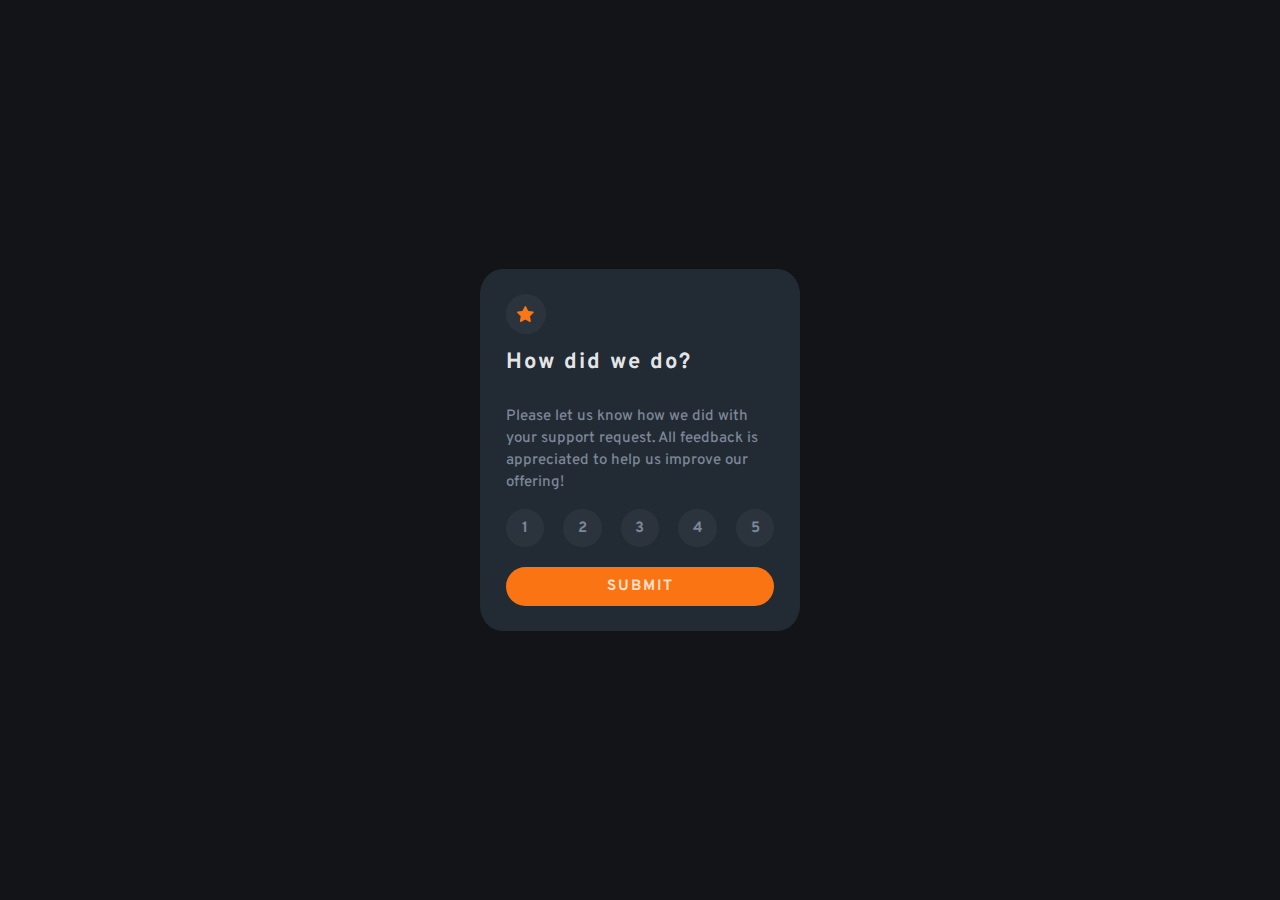
<file: interactive-rating-component-main/index.html>
<!DOCTYPE html>
<html lang="en">
  <head>
    <meta charset="UTF-8" />
    <meta name="viewport" content="width=device-width, initial-scale=1.0" />
    <!-- displays site properly based on user's device -->

    <link
      rel="icon"
      type="image/png"
      sizes="32x32"
      href="./images/favicon-32x32.png"
    />

    <title>Frontend Mentor | Interactive rating component</title>

    <!-- fonts -->
    <link rel="preconnect" href="https://fonts.googleapis.com" />
    <link rel="preconnect" href="https://fonts.gstatic.com" crossorigin />
    <link
      href="https://fonts.googleapis.com/css2?family=Overpass:wght@400;700&display=swap"
      rel="stylesheet"
    />
    <link
      rel="stylesheet"
      type="text/css"
      media="screen and (max-width:600px)"
      href="styleMobile.css"
    />
    <link
      rel="stylesheet"
      type="text/css"
      media="screen and (min-width:601px)"
      href="styleDesktop.css"
    />
    <script defer src="script.js"></script>
  </head>
  <body>
    <div class="box">
      <div class="content">
        <div class="ratingState">
          <div class="starIconDiv">
            <img id="star" src="images\icon-star.svg" />
          </div>

          <h1>How did we do?</h1>
          <p>
            Please let us know how we did with your support request. All
            feedback is appreciated to help us improve our offering!
          </p>

          <div class="rating">
            <div class="ratings" id="rating1">1</div>
            <div class="ratings" id="rating2">2</div>
            <div class="ratings" id="rating3">3</div>
            <div class="ratings" id="rating4">4</div>
            <div class="ratings" id="rating5">5</div>
          </div>
          <button>SUBMIT</button>
        </div>
        <div class="thankYouState">
          <div id="ratedImg">
            <img src="images\illustration-thank-you.svg" />
          </div>
          <div class="finalSelection">
            <p id="finalSelection">
              You selected
              <!-- Add rating here -->
              out of 5
            </p>
          </div>
          <h2>Thank You!</h2>
          <p class="center">
            We appreciate you taking the time to give a rating. If you ever need
            more support, don’t hesitate to get in touch!
          </p>
        </div>
      </div>
    </div>
  </body>
</html>
</file>
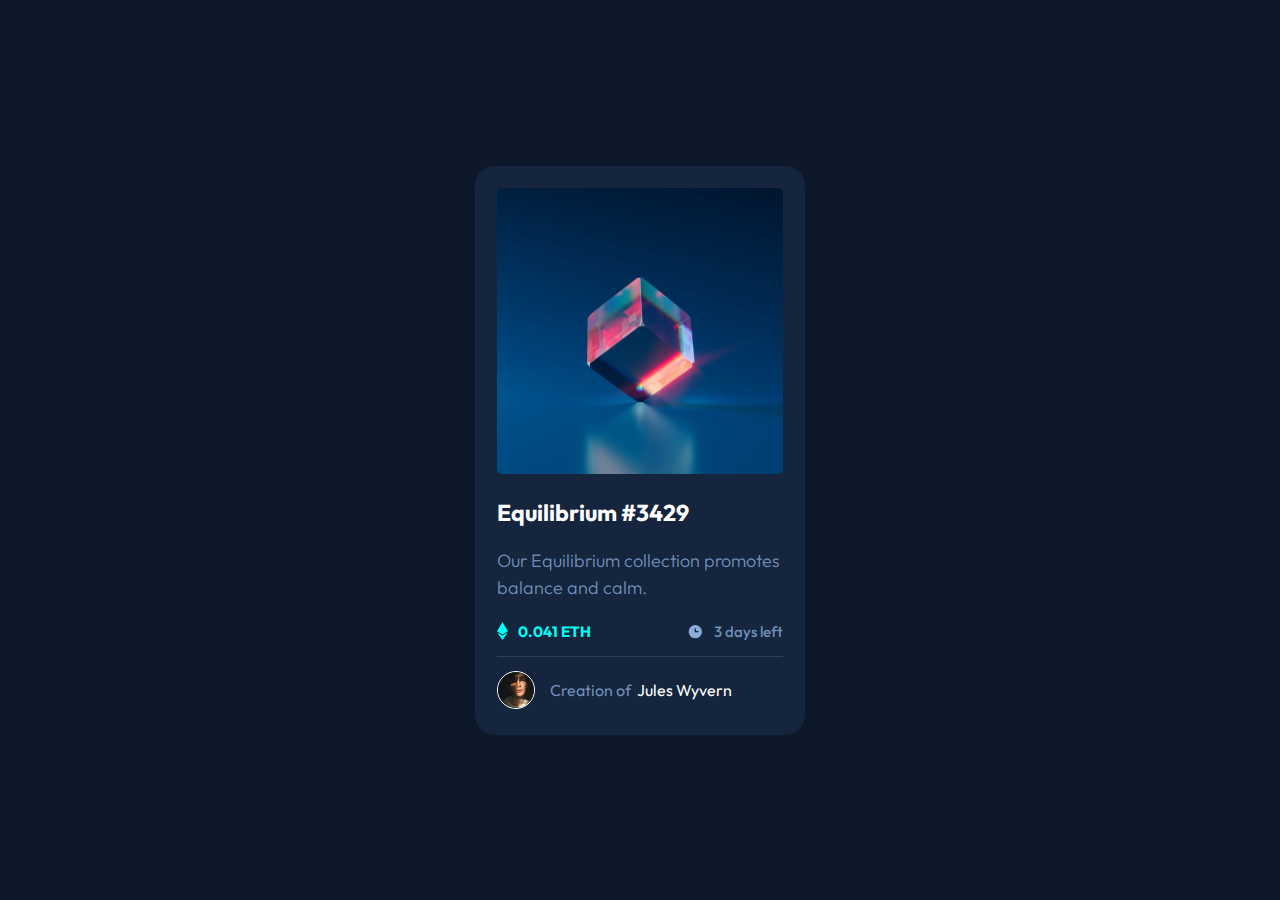
<file: nft-preview-card-component-main/index.html>
<!DOCTYPE html>
<html lang="en">
  <head>
    <meta charset="UTF-8" />
    <meta name="viewport" content="width=device-width, initial-scale=1.0" />
    <!-- displays site properly based on user's device -->

    <link 
      rel="icon"
      type="image/png"
      sizes="32x32"
      href="./images/favicon-32x32.png"
    />
    <link rel="preconnect" href="https://fonts.googleapis.com" />
    <link rel="preconnect" href="https://fonts.gstatic.com" crossorigin />
    <link
      href="https://fonts.googleapis.com/css2?family=Outfit:wght@300;400;600&display=swap"
      rel="stylesheet"
    />
    <link rel="stylesheet" type="text/css" href="style.css" />
    <title>Frontend Mentor | NFT preview card component</title>
  </head>
  <body>
    <div class="box">
      <div class="content">
        <div class="image-container">
          <img id="ethImage" src="images\image-equilibrium.jpg" />
          <div class="overlay">
            <img id="overlay" src="images\icon-view.svg" />
          </div>
        </div>

        <h1>Equilibrium #3429</h1>
        <p>Our Equilibrium collection promotes balance and calm.</p>
        <div class="priceDiv">
          <div class="price">
            <img id="ethLogo" src="images\icon-ethereum.svg" />

            <h2>0.041 ETH</h2>
          </div>
          <div class="daysLeft">
            <img id="clock" src="images\icon-clock.svg" />
            <h3>3 days left</h3>
          </div>
        </div>
        <div id="line"></div>
        <div class="creationDiv">
          <img id="profileImage" src="images\image-avatar.png" />
          <h4>Creation of <span id="name">Jules Wyvern</span></h4>
        </div>
      </div>
    </div>
  </body>
</html>
</file>
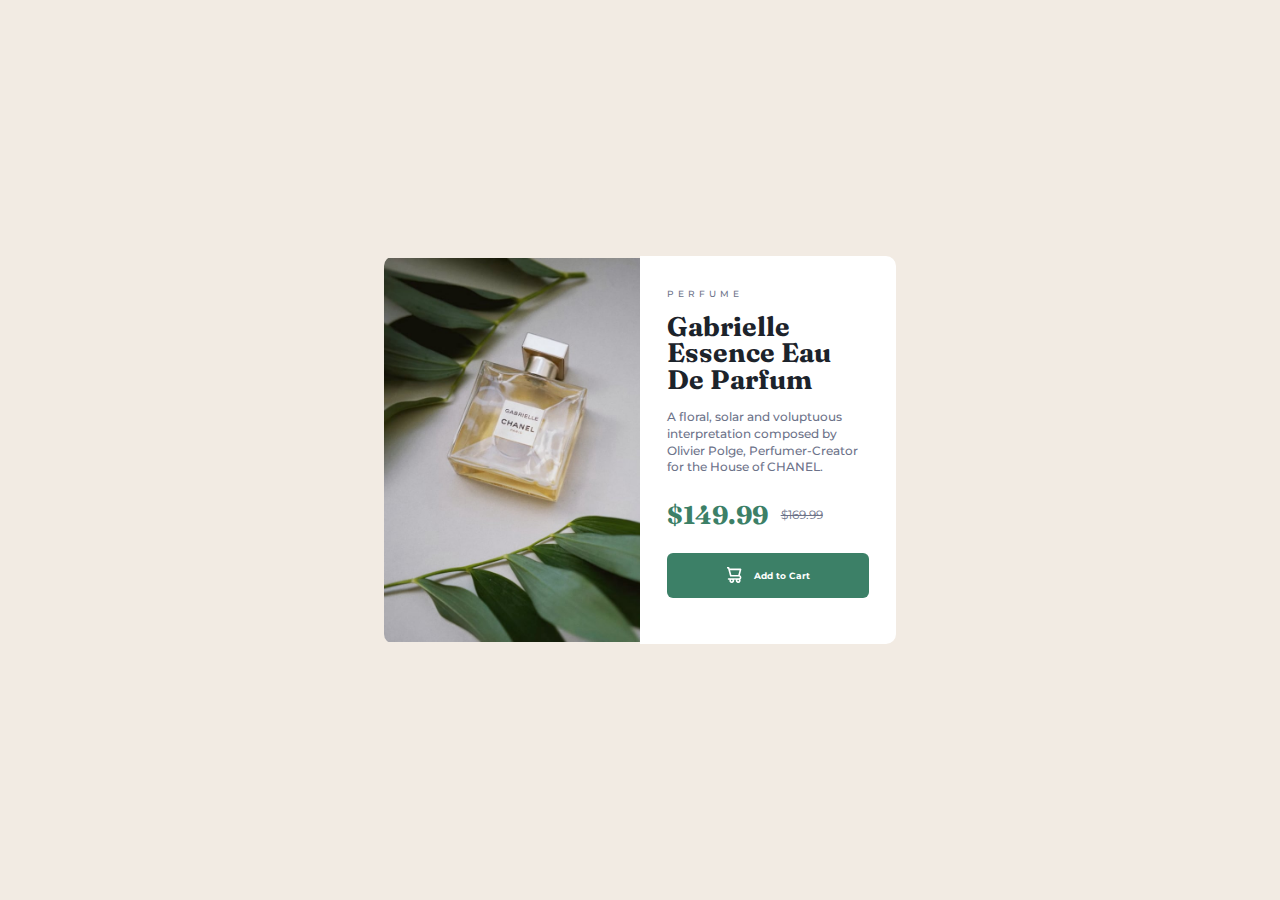
<file: product-preview-card-component/index.html>
<!DOCTYPE html>
<html lang="en">
  <head>
    <meta charset="UTF-8" />
    <meta name="viewport" content="width=device-width, initial-scale=1.0" />
    <!-- displays site properly based on user's device -->

    <link
      rel="icon"
      type="image/png"
      sizes="32x32"
      href="./images/favicon-32x32.png"
    />

    <title>Product preview card component</title>
    <link
      rel="stylesheet"
      type="text/css"
      media="screen and (max-width:600px)"
      href="styleMobile.css"
    />
    <link
      rel="stylesheet"
      type="text/css"
      media="screen and (min-width:601px)"
      href="styleDesktop.css"
    />
    <!-- monsterrat font -->
    <link rel="preconnect" href="https://fonts.googleapis.com" />
    <link rel="preconnect" href="https://fonts.gstatic.com" crossorigin />
    <link
      href="https://fonts.googleapis.com/css2?family=Fraunces:opsz,wght@9..144,700&family=Montserrat:wght@500&display=swap"
      rel="stylesheet"
    />
    <!-- Fraunces font -->
    <link rel="preconnect" href="https://fonts.googleapis.com" />
    <link rel="preconnect" href="https://fonts.gstatic.com" crossorigin />
    <link
      href="https://fonts.googleapis.com/css2?family=Fraunces:opsz,wght@9..144,700&display=swap"
      rel="stylesheet"
    />
  </head>

  <body>
    <div class="content">
      <picture>
        <source
          srcset="images\image-product-mobile.jpg"
          media="(max-width: 600px)"
        />
        <source
          srcset="images\image-product-desktop.jpg"
          media="(min-width: 601px)"
        />
        <img id="image" src="image-product-desktop.jpg" />
      </picture>

      <div class="textContent">
        <div id="perfume">
          <h1>PERFUME</h1>
        </div>
        <h2>Gabrielle Essence Eau De Parfum</h2>
        <h3>
          A floral, solar and voluptuous interpretation composed by Olivier
          Polge, Perfumer-Creator for the House of CHANEL.
        </h3>
        <div class="price">
          <div id="newPrice">$149.99</div>
          <div id="oldPrice">$169.99</div>
        </div>
        <div id="addToCartButton">
          <button type="button" id="button">
            <img src="images\icon-cart.svg" id="cartIcon" />Add to Cart
          </button>
        </div>
      </div>
      <!-- <div class="attribution">
        Challenge by
        <a href="https://www.frontendmentor.io?ref=challenge" target="_blank"
          >Frontend Mentor</a
        >. Coded by <a href="#">Your Name Here</a>.
      </div> -->
    </div>
  </body>
</html>
</file>
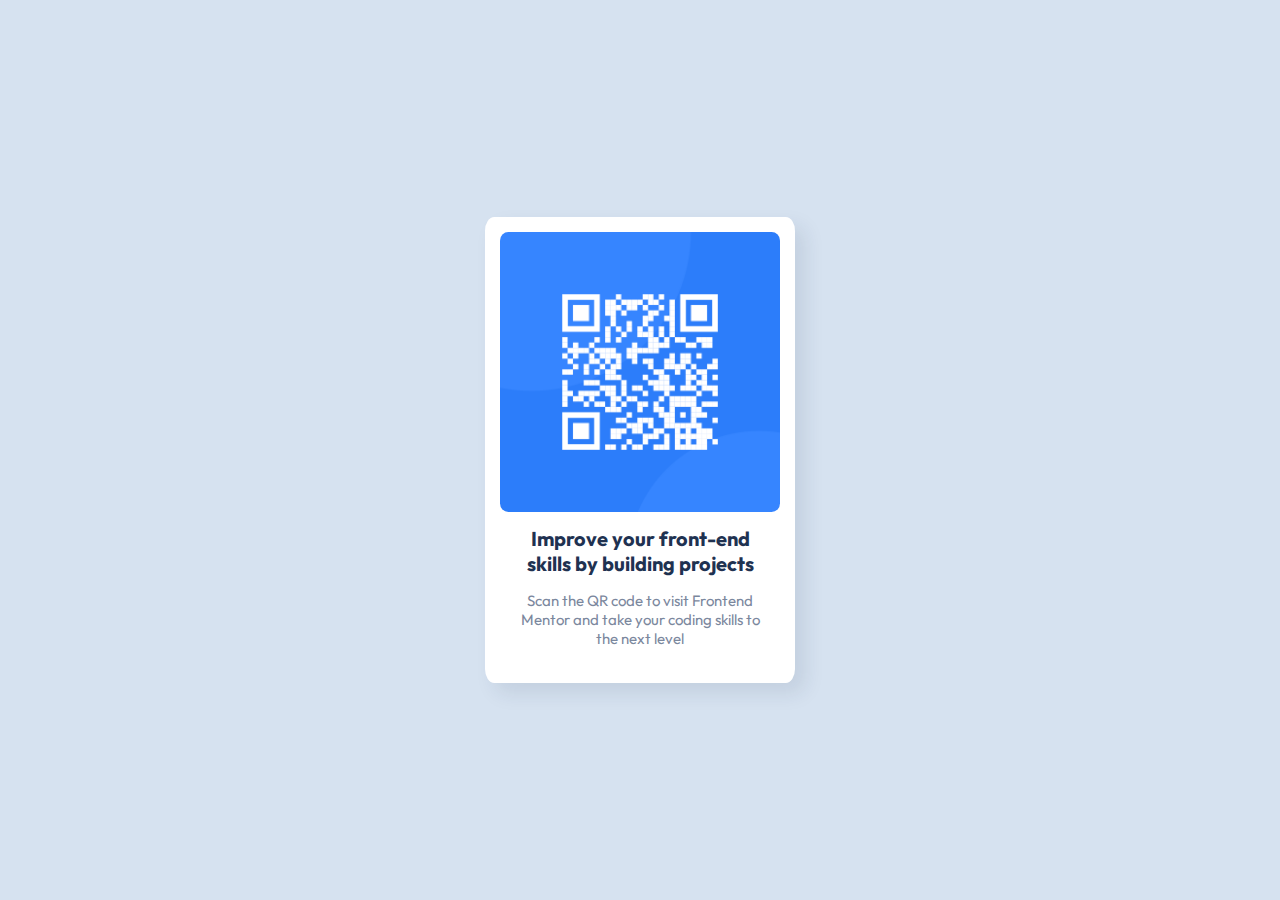
<file: qr-code-component-main/index.html>
<!DOCTYPE html>
<html lang="en">
  <head>
    <meta charset="UTF-8" />
    <meta name="viewport" content="width=device-width, initial-scale=1.0" />
    <!-- displays site properly based on user's device -->

    <link
      rel="icon"
      type="image/png"
      sizes="32x32"
      href="./images/favicon-32x32.png"
    />
    <link rel="preconnect" href="https://fonts.googleapis.com" />
    <link rel="preconnect" href="https://fonts.gstatic.com" crossorigin />
    <link
      href="https://fonts.googleapis.com/css2?family=Outfit:wght@400;700&display=swap"
      rel="stylesheet"
    />
    <title>Frontend Mentor | QR code component</title>
    <link rel="stylesheet" type="text/css" href="style.css" />
  </head>
  <body>
    <div class="box">
      <img src="images\image-qr-code.png" id="qrCode" />
      <div class="text">
        <h1>Improve your front-end skills by building projects</h1>
        <p>
          Scan the QR code to visit Frontend Mentor and take your coding skills
          to the next level
        </p>
      </div>
    </div>
  </body>
</html>
</file>
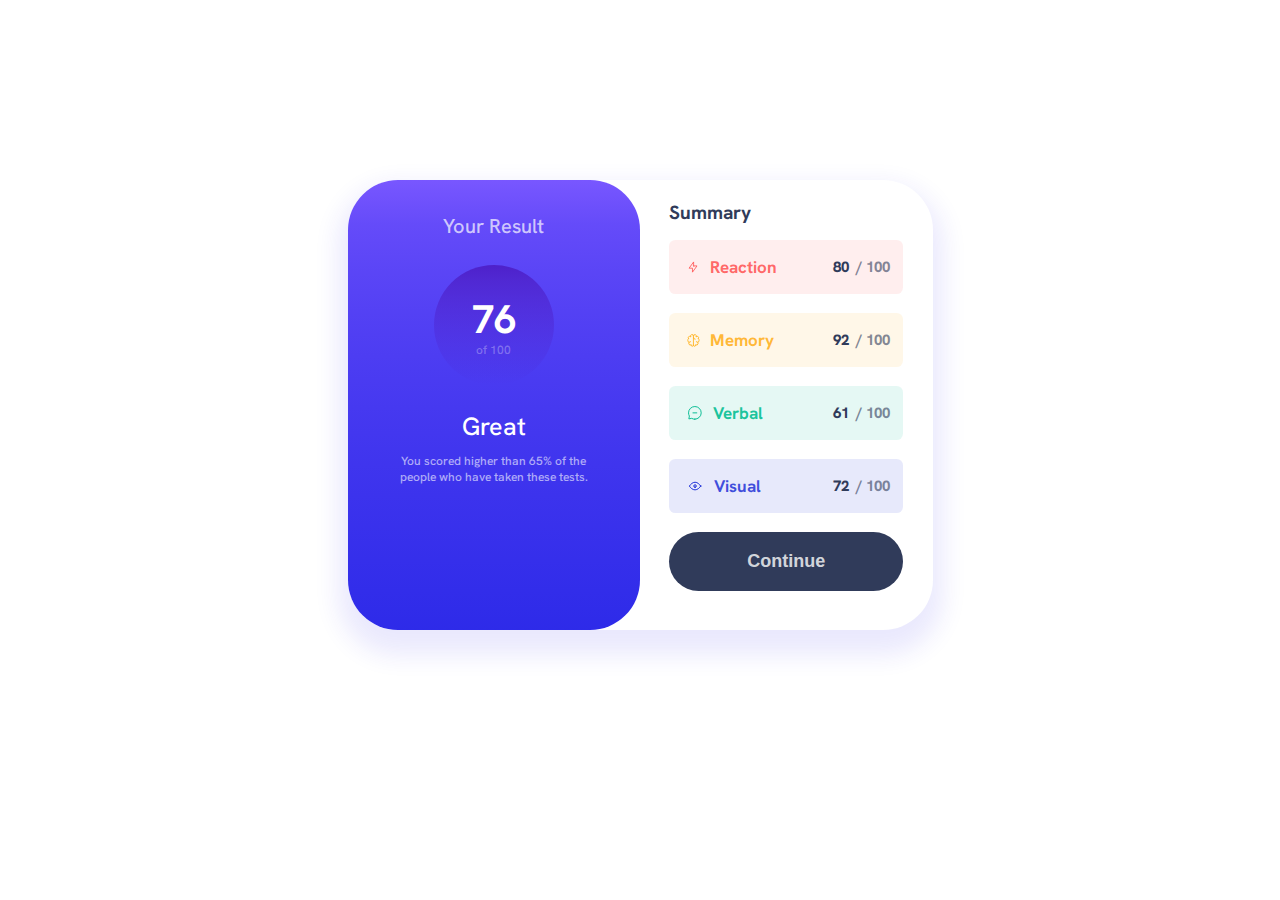
<file: results-summary-component-main/index.html>
<!DOCTYPE html>
<html lang="en">
  <head>
    <meta charset="UTF-8" />
    <meta name="viewport" content="width=device-width, initial-scale=1.0" />
    <!-- displays site properly based on user's device -->

    <link
      rel="icon"
      type="image/png"
      sizes="32x32"
      href="./assets/images/favicon-32x32.png"
    />

    <title>Frontend Mentor | Results summary component</title>
    <link
      rel="stylesheet"
      type="text/css"
      media="screen and (max-width:600px)"
      href="styleMobile.css"
    />
    <link
      rel="stylesheet"
      type="text/css"
      media="screen and (min-width:601px)"
      href="styleDesktop.css"
    />
    <script src="main.js"></script>

    <link rel="preconnect" href="https://fonts.googleapis.com" />
    <link rel="preconnect" href="https://fonts.gstatic.com" crossorigin />
    <link
      href="https://fonts.googleapis.com/css2?family=Hanken+Grotesk:wght@500;700;800&display=swap"
      rel="stylesheet"
    />
  </head>
  <body>
    <div class="content">
      <div class="resultDiv">
        <h1>Your Result</h1>
        <div class="resultCircle">
          <h2>76</h2>

          <h3>of 100</h3>
        </div>
        <h4>Great</h4>
        <h5>
          You scored higher than 65% of the people who have taken these tests.
        </h5>
      </div>
      <div class="summaryDiv">
        <h6>Summary</h6>
        <div class="summaryCategories"></div>
        <button type="button" id="button">Continue</button>
      </div>
    </div>
  </body>
</html>
</file>
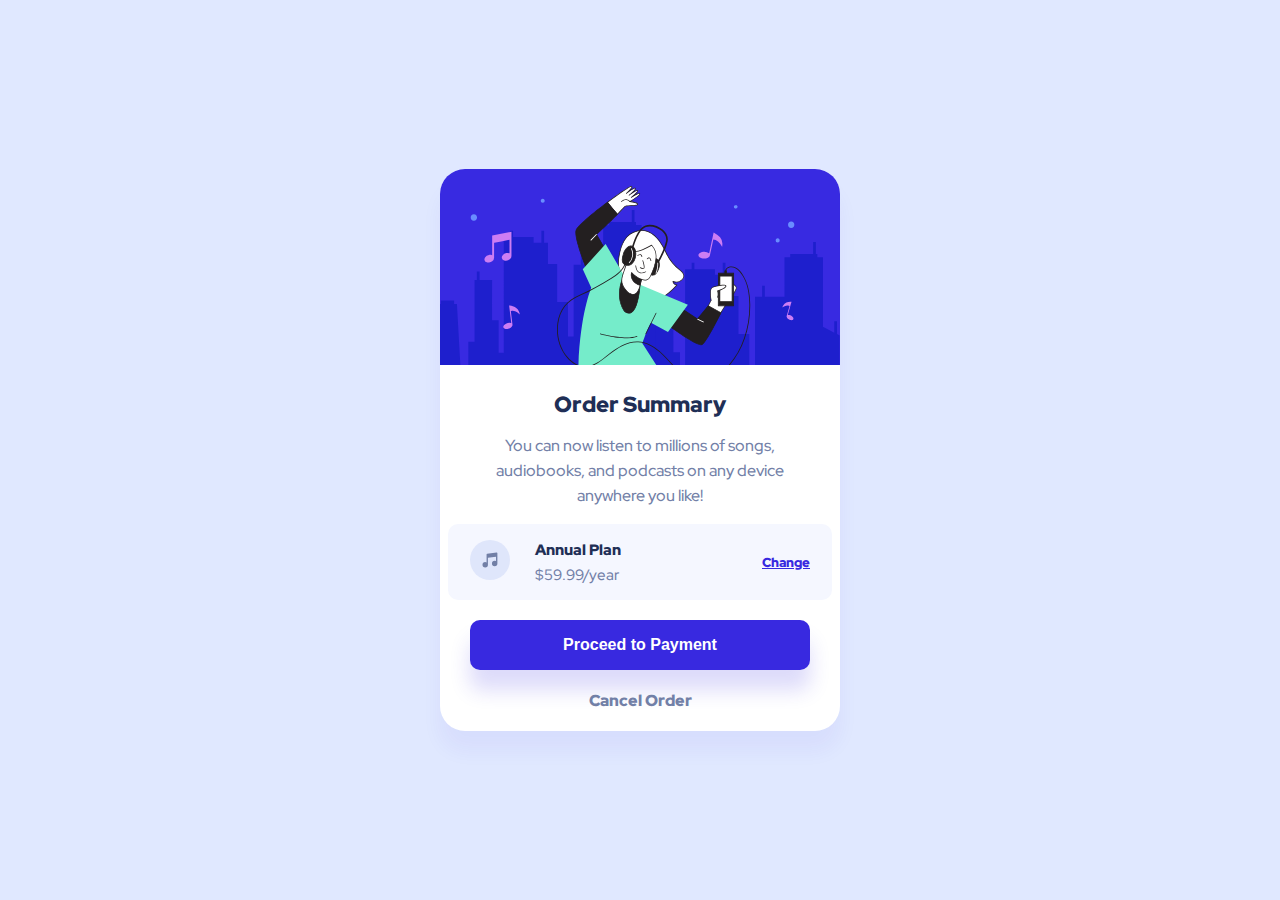
<file: order-summary-component-main/order-summary-component-main/index.html>
<!DOCTYPE html>
<html lang="en">
  <head>
    <meta charset="UTF-8" />
    <meta name="viewport" content="width=device-width, initial-scale=1.0" />
    <!-- displays site properly based on user's device -->

    <link
      rel="icon"
      type="image/png"
      sizes="32x32"
      href="./images/favicon-32x32.png"
    />

    <title>Frontend Mentor | Order summary card</title>
    <link rel="stylesheet" type="text/css" href="style.css" />
    <link rel="preconnect" href="https://fonts.googleapis.com" />
    <link rel="preconnect" href="https://fonts.gstatic.com" crossorigin />
    <link
      href="https://fonts.googleapis.com/css2?family=Red+Hat+Display:ital,wght@0,700;0,900;1,500&display=swap"
      rel="stylesheet"
    />
  </head>
  <body>
    <div class="box">
      <img id="header" src="images\illustration-hero.svg" />
      <div class="textDiv">
        <h1>Order Summary</h1>
        <p>
          You can now listen to millions of songs, audiobooks, and podcasts on
          any device anywhere you like!
        </p>
        <div class="middleDiv">
          <div class="left">
            <img id="music" src="images\icon-music.svg" />

            <div class="plan">
              <h2>Annual Plan</h2>
              <h3>$59.99/year</h3>
            </div>
          </div>

          <h4>Change</h4>
        </div>
        <button>Proceed to Payment</button>
        <h5>Cancel Order</h5>
      </div>
    </div>
  </body>
</html>
</file>
<file: interactive-rating-component-main/styleMobile.css>
* {
  font-family: Overpass;
}
body {
  background-color: hsl(216, 12%, 8%);
  height: 100vh;
  margin: 0px;
  display: flex;
  justify-content: center;
  align-items: center;
}
.box {
  background-color: hsla(213, 19%, 18%, 0.9);

  height: auto;
  width: 87%;
  border-radius: 7%;
}
.ratingState {
  display: flex;
  flex-wrap: wrap;
  flex-direction: column;
}
.content {
  padding: 6vw;
}
.starIconDiv {
  width: 43px;
  height: 43px;
  border-radius: 25px;
  background-color: hsla(216, 12%, 54%, 0.1);

  display: flex;
  justify-content: center;
  align-items: center;
}
h1 {
  font-size: 22px;
  color: hsla(0, 0%, 100%, 0.9);
  font-weight: 700;
  letter-spacing: 2px;
}
p {
  font-size: 15px;
  color: hsl(216, 12%, 54%);
  line-height: 22px;
  font-weight: 500;
}
.rating {
  display: flex;
  flex-wrap: wrap;
  flex-direction: row;
  justify-content: space-between;
}

.ratings {
  display: flex;
  justify-content: center;
  align-items: center;
  width: 12vw;
  height: 12vw;
  border-radius: 6vw;
  background-color: hsla(216, 12%, 54%, 0.1);
  color: hsl(216, 12%, 54%);
  font-weight: 700;
  font-size: 15px;
}

button {
  width: 100%;
  height: 12vw;
  border-radius: 6vw;
  border-width: 0px;
  margin-bottom: 0px;
  margin-top: 20px;
  font-weight: 700;
  font-size: 15px;
  letter-spacing: 2px;
  background-color: hsl(25, 97%, 53%);
  color: hsla(0, 0%, 100%, 0.8);
}
button:hover {
  color: hsl(25, 97%, 53%);
  background-color: hsla(0, 0%, 100%, 0.8);
}

.thankYouState {
  display: flex;
  justify-content: center;
  flex-wrap: wrap;
  flex-direction: column;
  align-items: center;
  padding-top: 10px;
}
#ratedImg {
  display: flex;
  justify-content: center;
}

.finalSelection {
  background-color: hsla(216, 12%, 54%, 0.1);
  width: max-content;
  border-radius: 40px;
  margin-top: 30px;
}
#finalSelection {
  color: hsl(25, 97%, 53%);
  padding-left: 15px;
  padding-right: 15px;
  padding-top: 7px;
  padding-bottom: 5px;
  margin: 0px;
  justify-self  : center;
}

h2 {
  text-align: center;
  font-size: 25px;
  color: hsla(0, 0%, 100%, 0.9);
  font-weight: 700;
  margin-top: 25px;
  margin-bottom: 0px;
}
.center {
  text-align: center;
  margin-top: 10px;
}
</file>
<file: interactive-rating-component-main/styleDesktop.css>
* {
  font-family: Overpass;
}
body {
  background-color: hsl(216, 12%, 8%);
  height: 100vh;
  margin: 0px;
  display: flex;
  justify-content: center;
  align-items: center;
}
.box {
  background-color: hsla(213, 19%, 18%, 0.9);
  height: auto;
  width: 25%;
  border-radius: 7%;
}
.ratingState {
  display: flex;
  flex-wrap: wrap;
  flex-direction: column;
}
.content {
  padding: 2vw;
}
.starIconDiv {
  width: 40px;
  height: 40px;
  border-radius: 45px;
  background-color: hsla(216, 12%, 54%, 0.1);

  display: flex;
  justify-content: center;
  align-items: center;
}
h1 {
  font-size: 22px;
  color: hsla(0, 0%, 100%, 0.9);
  font-weight: 700;
  letter-spacing: 2px;
}
p {
  font-size: 15px;
  color: hsl(216, 12%, 54%);
  line-height: 22px;
  font-weight: 500;
}
.rating {
  display: flex;
  flex-wrap: wrap;
  flex-direction: row;
  justify-content: space-between;
}

.ratings {
  display: flex;
  justify-content: center;
  align-items: center;
  width: 3vw;
  height: 3vw;
  border-radius: 6vw;
  background-color: hsla(216, 12%, 54%, 0.1);
  color: hsl(216, 12%, 54%);
  font-weight: 700;
  font-size: 15px;
}

button {
  width: 100%;
  height: 3vw;
  border-radius: 6vw;
  border-width: 0px;
  margin-bottom: 0px;
  margin-top: 20px;
  font-weight: 700;
  font-size: 15px;
  letter-spacing: 2px;
  background-color: hsl(25, 97%, 53%);
  color: hsla(0, 0%, 100%, 0.8);
}
button:hover {
  color: hsl(25, 97%, 53%);
  background-color: hsla(0, 0%, 100%, 0.8);
}

.thankYouState {
  display: flex;
  justify-content: center;
  flex-wrap: wrap;
  flex-direction: column;
  align-items: center;
  padding-top: 10px;
}
#ratedImg {
  display: flex;
  justify-content: center;
}

.finalSelection {
  background-color: hsla(216, 12%, 54%, 0.1);
  width: max-content;
  border-radius: 40px;
  margin-top: 30px;
}
#finalSelection {
  color: hsl(25, 97%, 53%);
  padding-left: 15px;
  padding-right: 15px;
  padding-top: 7px;
  padding-bottom: 5px;
  margin: 0px;
  justify-self: center;
}

h2 {
  text-align: center;
  font-size: 25px;
  color: hsla(0, 0%, 100%, 0.9);
  font-weight: 700;
  margin-top: 25px;
  margin-bottom: 0px;
}
.center {
  text-align: center;
  margin-top: 10px;
}
</file>
<file: nft-preview-card-component-main/style.css>
body {
  background-color: hsl(217, 54%, 11%);
  height: 100vh;
  width: 100vw;
  display: flex;
  justify-content: center;
  align-items: center;
  margin: 0px;
  font-family: Outfit;
}
.box {
  background-color: hsl(216, 50%, 16%);
  width: 330px;
  height: auto;
  border-radius: 20px;
}
.content {
  display: flex;
  flex-direction: column;
  padding: 22px;
}
.content {
  display: flex;
  flex-direction: column;
  padding: 22px;
}

.image-container {
  position: relative;
  display: inline-block;
}

#ethImage {
  width: 100%;
  border-radius: 5px;
}

.overlay {
  position: absolute;
  top: 0;
  left: 0;
  background-color: hsla(178, 100%, 50%, 0.5);
  border-radius: 5px;
  opacity: 0;
  transition: opacity 0.3s ease-in-out;
  height: fit-content;
}

#overlay {
  width: 46px;
  padding: 118px;
  padding-right: 122px;
}

.image-container:hover .overlay {
  opacity: 1;
  cursor: pointer;
}

h1 {
  font-size: 23px;
  color: hsl(0, 0%, 100%);
  font-weight: 700;
  margin-top: 20px;
  margin-bottom: 0px;
}
h1:hover {
  color: hsl(178, 100%, 50%);
  cursor: pointer;
}
p {
  font-size: 18px;
  color: hsla(215, 51%, 70%, 0.8);
  line-height: 27px;
  font-weight: 300;
  margin-top: 20px;
}
.priceDiv {
  display: flex;
  justify-content: space-between;
  height: 25px;
  align-items: center;
}
.price {
  display: flex;
  flex-direction: row;
  gap: 10px;
  justify-content: space-between;
  align-items: center;
}

h2 {
  font-size: 15px;
  color: hsl(178, 100%, 50%);
}
.daysLeft {
  display: flex;
  flex-direction: row;
  gap: 10px;
  justify-content: space-between;
  align-items: center;
}
h3 {
  font-size: 15px;
  font-weight: 500;
  color: hsla(215, 51%, 70%, 0.8);
}
#line {
  height: 1px;
  width: 100%;
  background-color: hsla(215, 51%, 70%, 0.2);
  margin-top: 12px;
}

.creationDiv {
  height: 36px;
  margin-top: 15px;
  display: flex;
  align-items: center;
  gap: 15px;
  margin-bottom: 5px;
}
#profileImage {
  height: 100%;
  border: 1.4px solid white;
  border-radius: 20px;
}
h4 {
  color: hsla(215, 51%, 70%, 0.8);
  font-size: 16px;
  font-weight: 400;
}
#name {
  color: white;
  margin-left: 3px;
}
#name:hover {
  color: hsl(178, 100%, 50%);
  cursor: pointer;
}
</file>
<file: product-preview-card-component/styleMobile.css>
body {
  margin: 0px;
  height: 100vh;
  background-color: hsl(30, 38%, 92%);
}
.content {
  margin: 0px;
  display: flexbox;
  flex-wrap: wrap;
  height: 90%;
  flex-direction: column;
  top: 0px;
}
#image {
  position: relative;
  object-fit: cover;
  margin-right: 4%;
  margin-left: 4%;
  width: 92%;
  margin-top: 30px;

  border-top-left-radius: 10px;
  border-top-right-radius: 10px;
}
.textContent {
  position: relative;
  background-color: hsl(0, 0%, 100%);
  margin-right: 4%;
  margin-left: 4%;

  top: -4px;
  padding-top: 15px;
  padding-left: 20px;
  padding-right: 20px;
  border-bottom-left-radius: 10px;
  border-bottom-right-radius: 10px;
}
#perfume {
  position: relative;
}
h1 {
  font-family: "Montserrat";
  font-size: 13px;
  font-weight: 500;
  letter-spacing: 5px;
  color: hsl(228, 12%, 48%);
}

h2 {
  font-family: "Fraunces", serif;
  font-weight: 700;
  font-size: 33px;
  margin-top: 10px;
  margin-bottom: 0px;
  color: hsl(212, 21%, 14%);
}

h3 {
  font-family: "Montserrat", serif;
  font-weight: 500;
  font-size: 15px;
  line-height: 20px;
  margin-top: 10px;
  margin-bottom: 0px;
  color: hsl(228, 12%, 48%);
}
.price {
  display: flex;
  flex-wrap: wrap;
  flex-direction: row;
  position: relative;
  padding-top: 25px;
}
#newPrice {
  font-family: "Fraunces", serif;
  font-weight: 700;
  font-size: 34px;
  line-height: 40px;
  color: hsl(158, 36%, 37%);
}
#oldPrice {
  font-family: "Montserrat", serif;
  color: hsl(228, 12%, 48%);
  text-decoration: line-through;
  font-size: 14px;
  line-height: 40px;
  margin-left: 20px;
}

#addToCartButton {
  padding-bottom: 20px;
}

#button {
  align-self: flex-end;
  margin-top: 18px;
  background-color: hsl(158, 36%, 37%);
  width: 100%;
  font-family: "Montserrat", serif;
  font-weight: 700;
  font-size: 2vw;
  color: hsl(0, 0%, 100%);
  height: 10vw;
  border-radius: 10px;
  box-shadow: none;
  border: 0px;
  align-items: center;
  display: flex;
  align-items: center;
  justify-content: center;
  transition-duration: 0.2s;
}
#button:hover {
  background-color: hsl(159, 32%, 21%);
}

#cartIcon {
  margin-right: 12px;
  scale: 100%;
}
</file>
<file: product-preview-card-component/styleDesktop.css>
body {
  margin: 0px;
  height: 100vh;
  background-color: hsl(30, 38%, 92%);
  display: flex;
  align-items: center;
}
.content {
  position: relative;
  display: grid;
  grid-template-columns: 50% 50%;
  grid-template-rows: 100%;
  grid-area: "image info";
  justify-self: center;

  flex-wrap: wrap;
  margin: auto;
  width: 40vw;
  min-width: 400px;
  flex-direction: column;
  height: auto;
}

#image {
  grid-area: "image";
  position: relative;
  width: 100%;
  height: 100%;
  object-fit: contain;

  border-top-left-radius: 10px;
  border-bottom-left-radius: 10px;
}
.textContent {
  grid-area: "info";
  position: relative;
  background-color: hsl(0, 0%, 100%);
  padding-top: 2vw;
  padding-left: 2.1vw;
  padding-right: 2.1vw;
  border-top-right-radius: 10px;
  border-bottom-right-radius: 10px;
}
#perfume {
  position: relative;
}
h1 {
  font-family: "Montserrat";
  font-size: 0.7vw;
  font-weight: 500;
  letter-spacing: 4px;
  color: hsl(228, 12%, 48%);
}

h2 {
  font-family: "Fraunces", serif;
  font-weight: 700;
  font-size: 2.1vw;
  line-height: 2.1vw;
  margin-top: 15px;
  margin-bottom: 0px;
  color: hsl(212, 21%, 14%);
}

h3 {
  font-family: "Montserrat", serif;
  font-weight: 500;
  font-size: 0.9vw;
  line-height: 1.3vw;
  margin-top: 15px;
  margin-bottom: 0px;
  color: hsl(228, 12%, 48%);
}
.price {
  display: flex;
  flex-wrap: wrap;
  flex-direction: row;
  position: relative;
  padding-top: 1.5vw;
}
#newPrice {
  font-family: "Fraunces", serif;
  font-weight: 700;
  font-size: 2vw;
  line-height: 40px;
  color: hsl(158, 36%, 37%);
}
#oldPrice {
  font-family: "Montserrat", serif;
  color: hsl(228, 12%, 48%);
  text-decoration: line-through;
  font-size: 0.9vw;
  line-height: 40px;
  margin-left: 1vw;
}

#addToCartButton {
  padding-bottom: 20px;
}

#button {
  align-self: flex-end;
  position: relative;
  margin-top: 18px;
  background-color: hsl(158, 36%, 37%);
  width: 100%;
  font-family: "Montserrat", serif;
  font-weight: 700;
  font-size: 0.7vw;
  color: hsl(0, 0%, 100%);
  height: 3.5vw;
  border-radius: 6px;
  box-shadow: none;
  border: 0px;
  align-items: center;
  display: flex;
  align-items: center;
  justify-content: center;
  transition-duration: 0.2s;
}
#button:hover {
  background-color: hsl(159, 32%, 21%);
}

#cartIcon {
  margin-right: 12px;
  scale: 100%;
}
</file>
<file: qr-code-component-main/style.css>
body {
  font-family: Outfit;
  height: 100vh;
  width: 100vw;
  margin: 0px;
  background-color: hsl(212, 45%, 89%);
  display: flex;
  justify-content: center;
  align-items: center;
}

.box {
  background-color: hsl(0, 0%, 100%);
  display: flex;
  flex-direction: column;
  align-items: center;
  width: 80vw;
  max-width: 280px;
  height: auto;
  border-radius: 3%;
  padding: 15px;
  box-shadow: 10px 10px 20px 0px hsla(218, 44%, 22%,0.1) ;
}
img {
  width: 100%;

  border-radius: 3%;
}

.text {
  padding-left: 15px;
  padding-right: 15px;
  padding-bottom: 5px;
  text-align: center;
}

h1 {
  font-size: 20px;
  color: hsl(218, 44%, 22%);
}
p {
  font-size: 15px;
  color: hsl(220, 15%, 55%);
}
</file>
<file: results-summary-component-main/styleMobile.css>
body {
  font-family: Hanken Grotesk;
}
body {
  margin: 0px;
}
.content {
  display: flex;
  flex-wrap: wrap;
  flex-direction: column;
  margin: 0px;
}
.resultDiv {
  background-image: linear-gradient(
    hsl(252, 100%, 67%),
    30%,
    hsl(241, 81%, 54%)
  );
  display: flex;
  flex-direction: column;
  align-items: center;
  border-bottom-left-radius: 50px;
  border-bottom-right-radius: 50px;
  padding-left: 16vw;
  padding-right: 16vw;
}
h1 {
  text-align: center;
  color: hsla(0, 0%, 100%, 0.6);
  font-weight: 500;
  font-size: 18px;
  padding-top: 20px;
  padding-bottom: 12px;
}
.resultCircle {
  display: flex;
  flex-direction: column;
  align-items: center;
  justify-content: center;
  background-image: linear-gradient(
    hsla(256, 72%, 46%, 1),
    40%,
    hsla(241, 72%, 46%, 0)
  );
  width: 33vw;
  height: 33vw;
  border-radius: 33vw;
  min-width: 127px;
  min-height: 127px;
}
h2 {
  color: hsl(0, 0%, 100%);
  margin-top: 10px;
  margin-bottom: 0px;
  font-weight: 800;
  font-size: 45px;
  line-height: 45px;
}
h3 {
  margin-top: 10px;
  margin-bottom: 10px;
  color: hsla(0, 0%, 100%, 0.3);
  font-weight: 500;
  font-size: 15px;
}
h4 {
  font-size: 25px;
  font-weight: 500;
  color: hsl(0, 0%, 100%);
  margin-top: 20px;
  margin-bottom: 0px;
}
h5 {
  font-size: 16px;
  font-weight: 500;
  color: hsla(0, 0%, 100%, 0.6);
  margin-top: 10px;
}
</file>
<file: results-summary-component-main/styleDesktop.css>
body {
  font-family: Hanken Grotesk;
}
body {
  margin: 0px;
}
.content {
  display: flex;
  flex-wrap: wrap;
  flex-direction: row;
  margin: auto;
  margin-top: 20vh;
  
  align-items: center;
  justify-items: center;
  border-radius: 50px;
  height: 50vh;
  width: 65vh;
  min-width: 500px;
  min-height: 360px;
  box-shadow: 0px 15px 25px 10px hsla(241, 81%, 54%, 0.1);
}

.resultDiv {
  background-image: linear-gradient(
    hsl(252, 100%, 67%),
    30%,
    hsl(241, 81%, 54%)
  );
  display: flex;
  flex-direction: column;
  align-items: center;
  border-radius: 50px;
  height: 100%;
  width: 50%;
}
h1 {
  text-align: center;
  color: hsla(0, 0%, 100%, 0.7);
  font-weight: 500;
  font-size: 20px;
  padding-top: 20px;
  padding-bottom: 12px;
}
.resultCircle {
  display: flex;
  flex-direction: column;
  align-items: center;
  justify-content: center;
  background-image: linear-gradient(
    hsla(256, 72%, 46%, 1),
    40%,
    hsla(241, 72%, 46%, 0)
  );
  width: 12vw;
  height: 12vw;

  border-radius: 12vw;
  min-width: 120px;
  min-height: 120px;
  max-height: 110px;
  max-width: 110px;
  
}
h2 {
  color: hsl(0, 0%, 100%);
  margin-top: 16px;
  margin-bottom: 0px;
  font-weight: 700;
  font-size: 40px;
  line-height: 45px;
}
h3 {
  margin-top: 0px;
  margin-bottom: 10px;
  color: hsla(0, 0%, 100%, 0.3);
  font-weight: 500;
  font-size: 12px;
}
h4 {
  font-size: 25px;
  font-weight: 500;
  color: hsl(0, 0%, 100%);
  margin-top: 25px;
  margin-bottom: 0px;
}
h5 {
  font-size: 12px;
  font-weight: 500;
  color: hsla(0, 0%, 100%, 0.6);
  margin-top: 10px;
  text-align: center;
  padding-left: 3vw;
  padding-right: 3vw;
}

.summaryDiv {
  width: 50%;
  height: 100%;
  display: flex;
  flex-direction: column;
  align-items: stretch;
}
.summaryCategories {
  padding-left: 10%;
  padding-right: 10%;
}
.category {
  display: flex;
  background-color: antiquewhite;
  margin-top: 15px;
  margin-bottom: 19px;
  border-radius: 0.5vw;
  align-items: center;
  padding-left: 0.5vw;
  padding-right: 1vw;
  height: 2vh;
  min-height: 6vh;
}

h6 {
  font-size: 19px;
  margin-top: 20px;
  margin-bottom: 0px;
  padding-left: 10%;
  padding-right: 10%;
  color: hsl(224, 30%, 27%);
}
img {
  scale: 0.4;
}
#flex1 {
  flex-grow: 1;
}
h7 {
  font-size: 17px;
  font-weight: 700;
}

#flex2 {
  flex-grow: 3;
}

h8 {
  font-size: 15px;
  font-weight: 800;
  text-align: end;
  color: hsl(224, 30%, 27%);
}
#scoreTransparent {
  color: hsla(224, 30%, 27%, 0.6);
  font-weight: 800;
  margin-left: 3px;
}

button {
  width: 80%;
  margin-left: 10%;
  margin-right: 10%;
  height: auto;
  min-height: 6.5vh;
  border-radius: 7.5vw;
  border-width: 0px;
  background-color: hsl(224, 30%, 27%);
  color: hsla(0, 0%, 100%, 0.8);
  font-size: 18px;
  font-weight: 700;
}
button:hover {
  background-image: linear-gradient(
    hsl(252, 100%, 67%),
    30%,
    hsl(241, 81%, 54%)
  );
}
</file>
<file: order-summary-component-main/order-summary-component-main/style.css>
body {
  font-family: Red Hat Display;
  display: flex;
  justify-content: center;
  align-items: center;
  margin: 0px;
  width: 100vw;
  height: 100vh;
  background-color: hsl(225, 100%, 94%);
}
.box {
  width: 90vw;
  max-width: 400px;
  height: auto;
  max-height: 95%;
  background-color: white;
  border-radius: 25px;
  box-shadow: 0px 20px 20px 0px hsla(245, 75%, 52%, 0.05);
}
#header {
  width: 100%;
  border-top-left-radius: 25px;
  border-top-right-radius: 25px;
}
.textDiv {
  display: flex;
  flex-direction: column;
  justify-content: center;
  align-items: center;
  padding-left: 30px;
  padding-right: 30px;
  padding-top: 20px;
}
h1 {
  font-size: 22px;
  font-weight: 900;
  margin-top: 0px;
  color: hsl(223, 47%, 23%);
}
p {
  font-size: 16px;
  text-align: center;
  color: hsl(224, 23%, 55%);
  font-weight: 500;
  line-height: 25px;
  margin-top: 0px;
}
.middleDiv {
  display: flex;
  flex-direction: row;
  height: auto;
  background-color: hsl(225, 100%, 98%);
  width: 100%;
  padding: 12px;
  padding-left: 22px;
  padding-right: 22px;
  border-radius: 10px;
  align-items: center;
  justify-content: space-between;
}
.left {
  display: flex;
  flex-direction: row;
}
#music {
  margin-right: 15px;
  height: 40px;
  margin-left: 0px;
}
.plan {
  margin-left: 10px;
  display: flex;
  flex-direction: column;
  justify-content: left;
}
h2 {
  font-size: 15px;
  font-weight: 900;
  color: hsl(223, 47%, 23%);
  margin-bottom: 0px;
  margin-top: 0px;
}
h3 {
  font-size: 15px;
  font-weight: 500;
  color: hsl(224, 23%, 55%);
  margin-top: 5px;
  margin-bottom: 0px;
}
h4 {
  font-size: 13px;
  font-weight: 900;
  color: hsl(245, 75%, 52%);
  text-decoration: underline;
  justify-self: end;
  text-align: center;
  margin-right: 0px;
}
h4:hover {
  color: hsla(245, 75%, 52%, 0.6);
  cursor: pointer;
}
button {
  width: 100%;
  height: 50px;
  background-color: hsl(245, 75%, 52%);
  border-radius: 10px;
  border-width: 0px;
  box-shadow: 0px 20px 20px 0px hsla(245, 75%, 52%, 0.17);
  font-size: 16px;
  font-weight: 700;
  color: white;
  margin-top: 20px;
}
button:hover {
  background-color: hsla(245, 75%, 52%, 0.6);
  cursor: pointer;
}
h5 {
  font-size: 16px;
  font-weight: 700;
  margin-top: 20px;
  color: hsl(224, 23%, 55%);
  font-weight: 900;
  margin-bottom: 20px;
}
h5:hover {
  color: hsl(223, 47%, 23%);
  cursor: pointer;
}
</file>
